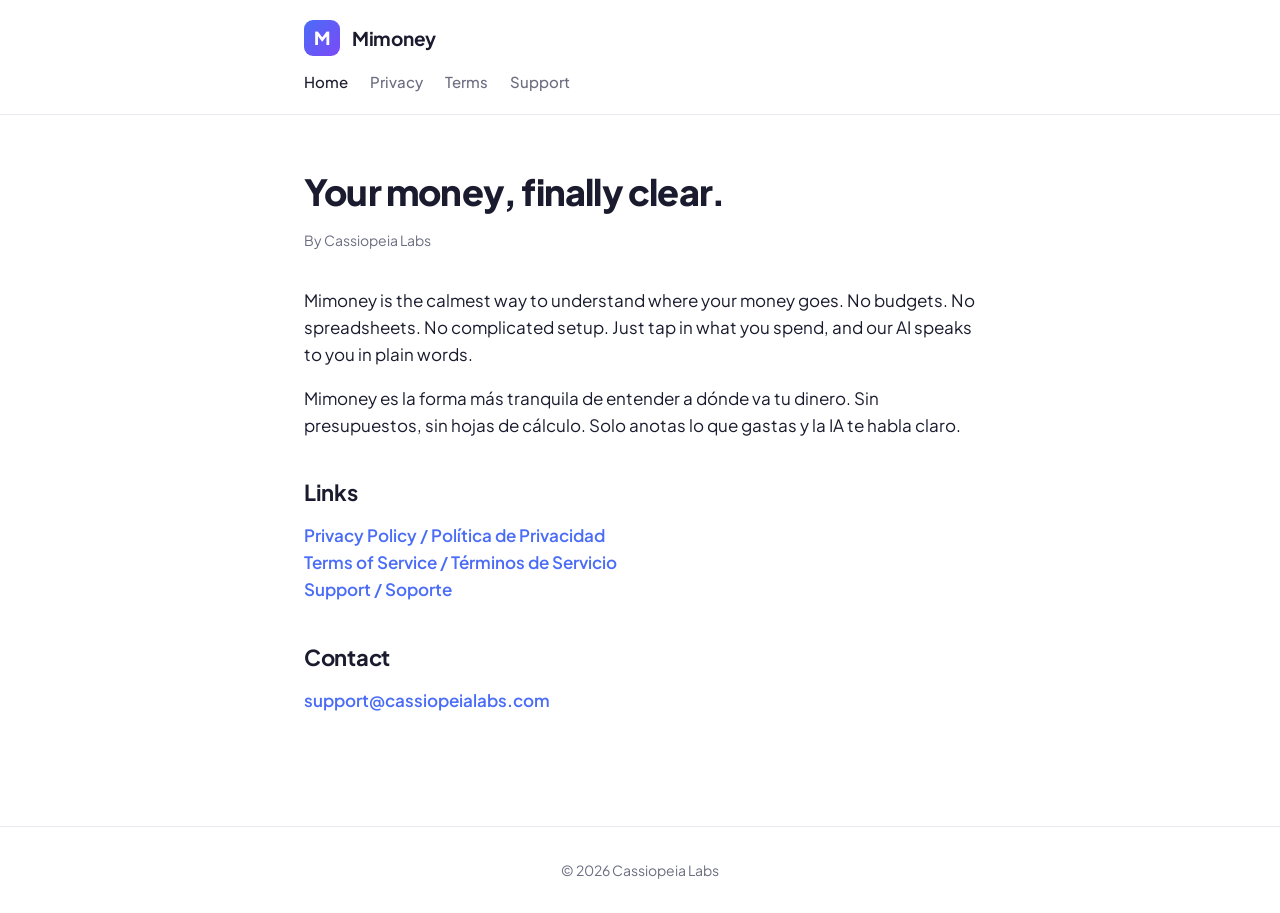
<file: index.html>
<!DOCTYPE html>
<html lang="en">
<head>
  <meta charset="UTF-8">
  <meta name="viewport" content="width=device-width, initial-scale=1.0">
  <title>Mimoney — AI Money Clarity</title>
  <meta name="description" content="Mimoney is the calmest way to understand where your money goes. AI-powered financial clarity, by Cassiopeia Labs.">
  <link rel="stylesheet" href="style.css">
</head>
<body>
  <header>
    <div class="container">
      <a href="index.html" class="brand">
        <div class="brand-logo">M</div>
        <div class="brand-name">Mimoney</div>
      </a>
      <nav>
        <a href="index.html" class="active">Home</a>
        <a href="privacy.html">Privacy</a>
        <a href="terms.html">Terms</a>
        <a href="support.html">Support</a>
      </nav>
    </div>
  </header>

  <main>
    <h1>Your money, finally clear.</h1>
    <p class="last-updated">By Cassiopeia Labs</p>

    <p>Mimoney is the calmest way to understand where your money goes. No budgets. No spreadsheets. No complicated setup. Just tap in what you spend, and our AI speaks to you in plain words.</p>

    <p>Mimoney es la forma más tranquila de entender a dónde va tu dinero. Sin presupuestos, sin hojas de cálculo. Solo anotas lo que gastas y la IA te habla claro.</p>

    <h2>Links</h2>
    <p>
      <a class="contact" href="privacy.html">Privacy Policy / Política de Privacidad</a><br>
      <a class="contact" href="terms.html">Terms of Service / Términos de Servicio</a><br>
      <a class="contact" href="support.html">Support / Soporte</a>
    </p>

    <h2>Contact</h2>
    <p>
      <a class="contact" href="mailto:support@cassiopeialabs.com">support@cassiopeialabs.com</a>
    </p>
  </main>

  <footer>
    &copy; 2026 Cassiopeia Labs
  </footer>
</body>
</html>
</file>
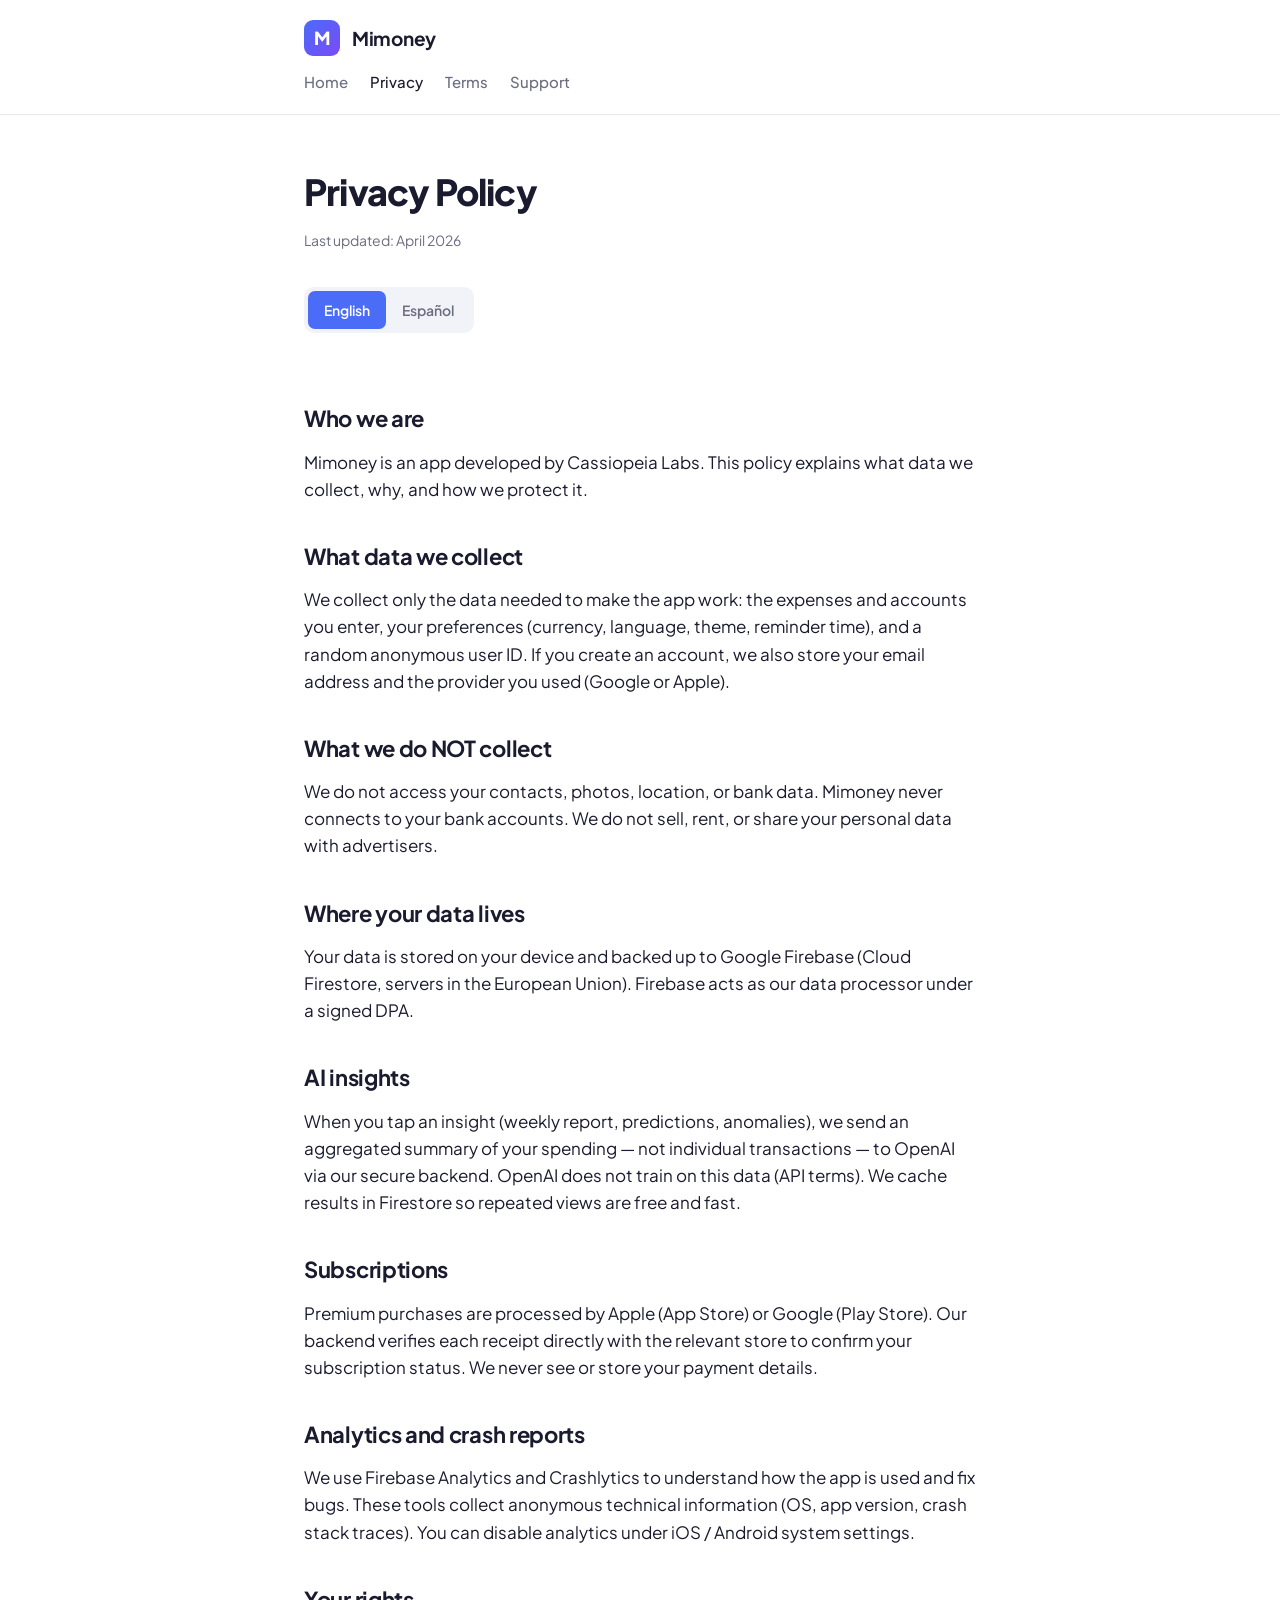
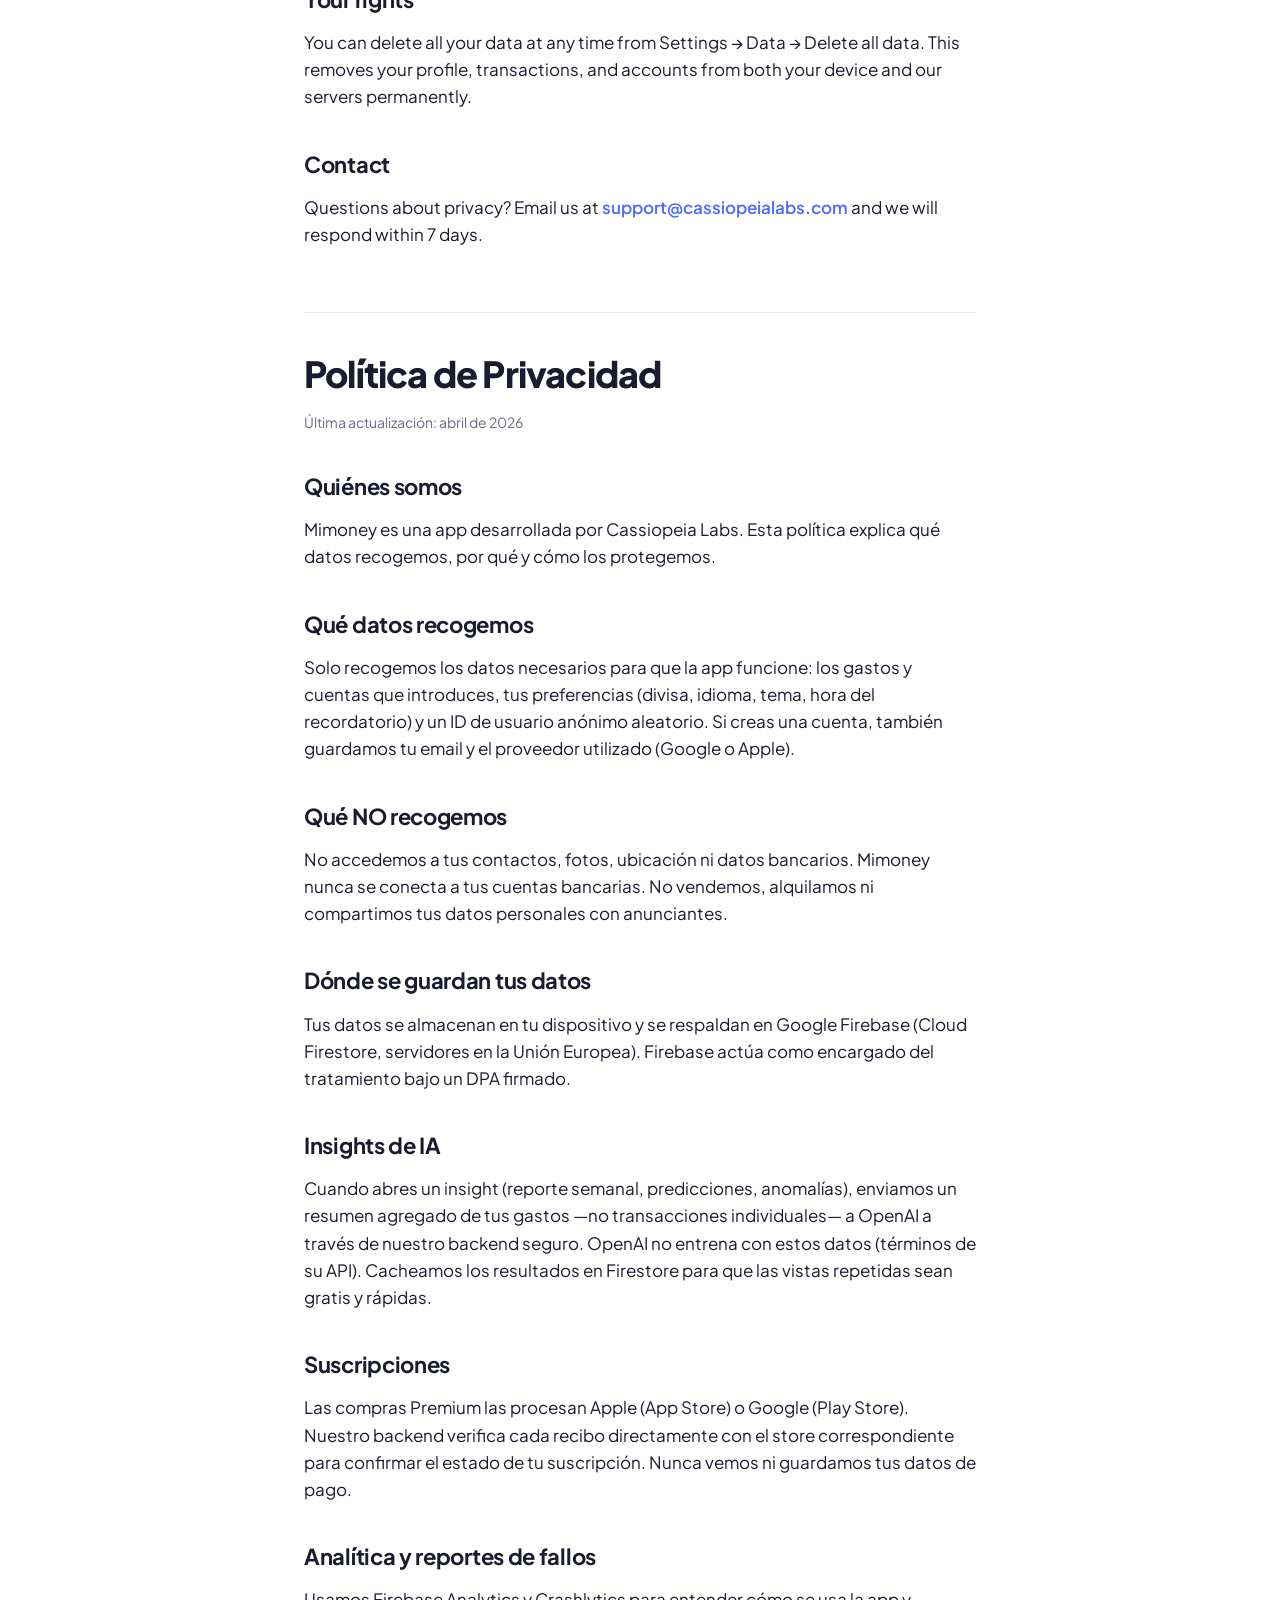
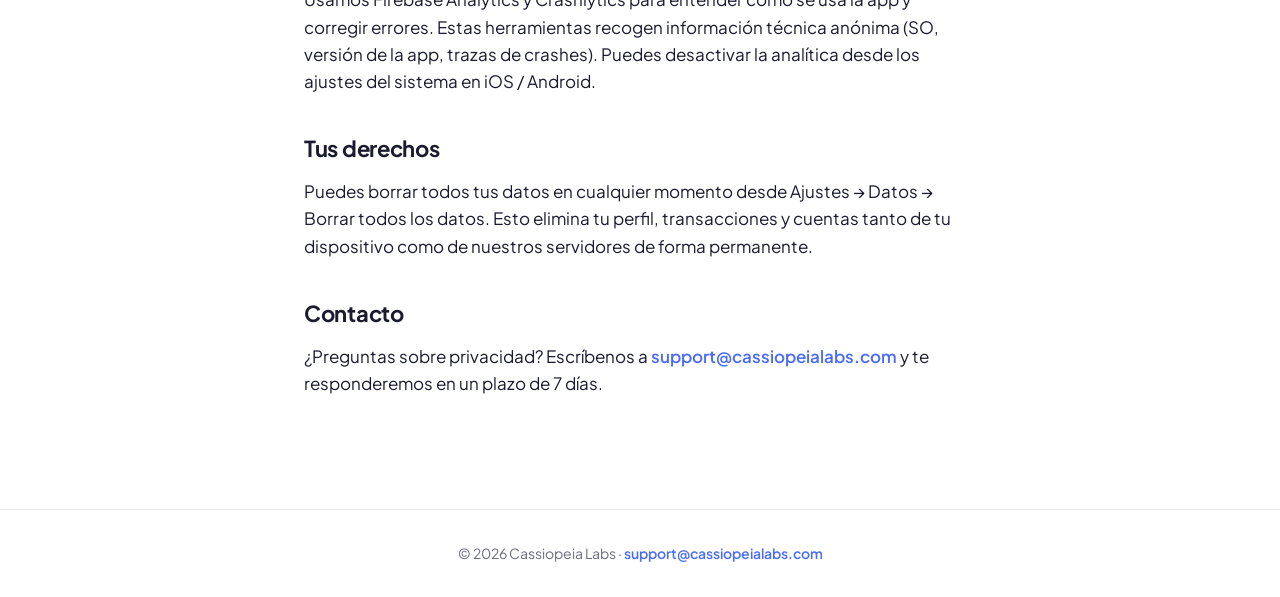
<file: privacy.html>
<!DOCTYPE html>
<html lang="en">
<head>
  <meta charset="UTF-8">
  <meta name="viewport" content="width=device-width, initial-scale=1.0">
  <title>Privacy Policy — Mimoney</title>
  <meta name="description" content="Mimoney privacy policy. What data we collect, why, and how we protect it.">
  <link rel="stylesheet" href="style.css">
</head>
<body>
  <header>
    <div class="container">
      <a href="index.html" class="brand">
        <div class="brand-logo">M</div>
        <div class="brand-name">Mimoney</div>
      </a>
      <nav>
        <a href="index.html">Home</a>
        <a href="privacy.html" class="active">Privacy</a>
        <a href="terms.html">Terms</a>
        <a href="support.html">Support</a>
      </nav>
    </div>
  </header>

  <main>
    <h1>Privacy Policy</h1>
    <p class="last-updated">Last updated: April 2026</p>

    <div class="lang-toggle">
      <a href="#en" class="active">English</a>
      <a href="#es">Español</a>
    </div>

    <section id="en">
      <h2>Who we are</h2>
      <p>Mimoney is an app developed by Cassiopeia Labs. This policy explains what data we collect, why, and how we protect it.</p>

      <h2>What data we collect</h2>
      <p>We collect only the data needed to make the app work: the expenses and accounts you enter, your preferences (currency, language, theme, reminder time), and a random anonymous user ID. If you create an account, we also store your email address and the provider you used (Google or Apple).</p>

      <h2>What we do NOT collect</h2>
      <p>We do not access your contacts, photos, location, or bank data. Mimoney never connects to your bank accounts. We do not sell, rent, or share your personal data with advertisers.</p>

      <h2>Where your data lives</h2>
      <p>Your data is stored on your device and backed up to Google Firebase (Cloud Firestore, servers in the European Union). Firebase acts as our data processor under a signed DPA.</p>

      <h2>AI insights</h2>
      <p>When you tap an insight (weekly report, predictions, anomalies), we send an aggregated summary of your spending — not individual transactions — to OpenAI via our secure backend. OpenAI does not train on this data (API terms). We cache results in Firestore so repeated views are free and fast.</p>

      <h2>Subscriptions</h2>
      <p>Premium purchases are processed by Apple (App Store) or Google (Play Store). Our backend verifies each receipt directly with the relevant store to confirm your subscription status. We never see or store your payment details.</p>

      <h2>Analytics and crash reports</h2>
      <p>We use Firebase Analytics and Crashlytics to understand how the app is used and fix bugs. These tools collect anonymous technical information (OS, app version, crash stack traces). You can disable analytics under iOS / Android system settings.</p>

      <h2>Your rights</h2>
      <p>You can delete all your data at any time from Settings &rarr; Data &rarr; Delete all data. This removes your profile, transactions, and accounts from both your device and our servers permanently.</p>

      <h2>Contact</h2>
      <p>Questions about privacy? Email us at <a class="contact" href="mailto:support@cassiopeialabs.com">support@cassiopeialabs.com</a> and we will respond within 7 days.</p>
    </section>

    <section id="es" style="margin-top:64px; padding-top:32px; border-top:1px solid #E8E9F0;">
      <h1>Política de Privacidad</h1>
      <p class="last-updated">Última actualización: abril de 2026</p>

      <h2>Quiénes somos</h2>
      <p>Mimoney es una app desarrollada por Cassiopeia Labs. Esta política explica qué datos recogemos, por qué y cómo los protegemos.</p>

      <h2>Qué datos recogemos</h2>
      <p>Solo recogemos los datos necesarios para que la app funcione: los gastos y cuentas que introduces, tus preferencias (divisa, idioma, tema, hora del recordatorio) y un ID de usuario anónimo aleatorio. Si creas una cuenta, también guardamos tu email y el proveedor utilizado (Google o Apple).</p>

      <h2>Qué NO recogemos</h2>
      <p>No accedemos a tus contactos, fotos, ubicación ni datos bancarios. Mimoney nunca se conecta a tus cuentas bancarias. No vendemos, alquilamos ni compartimos tus datos personales con anunciantes.</p>

      <h2>Dónde se guardan tus datos</h2>
      <p>Tus datos se almacenan en tu dispositivo y se respaldan en Google Firebase (Cloud Firestore, servidores en la Unión Europea). Firebase actúa como encargado del tratamiento bajo un DPA firmado.</p>

      <h2>Insights de IA</h2>
      <p>Cuando abres un insight (reporte semanal, predicciones, anomalías), enviamos un resumen agregado de tus gastos —no transacciones individuales— a OpenAI a través de nuestro backend seguro. OpenAI no entrena con estos datos (términos de su API). Cacheamos los resultados en Firestore para que las vistas repetidas sean gratis y rápidas.</p>

      <h2>Suscripciones</h2>
      <p>Las compras Premium las procesan Apple (App Store) o Google (Play Store). Nuestro backend verifica cada recibo directamente con el store correspondiente para confirmar el estado de tu suscripción. Nunca vemos ni guardamos tus datos de pago.</p>

      <h2>Analítica y reportes de fallos</h2>
      <p>Usamos Firebase Analytics y Crashlytics para entender cómo se usa la app y corregir errores. Estas herramientas recogen información técnica anónima (SO, versión de la app, trazas de crashes). Puedes desactivar la analítica desde los ajustes del sistema en iOS / Android.</p>

      <h2>Tus derechos</h2>
      <p>Puedes borrar todos tus datos en cualquier momento desde Ajustes &rarr; Datos &rarr; Borrar todos los datos. Esto elimina tu perfil, transacciones y cuentas tanto de tu dispositivo como de nuestros servidores de forma permanente.</p>

      <h2>Contacto</h2>
      <p>¿Preguntas sobre privacidad? Escríbenos a <a class="contact" href="mailto:support@cassiopeialabs.com">support@cassiopeialabs.com</a> y te responderemos en un plazo de 7 días.</p>
    </section>
  </main>

  <footer>
    &copy; 2026 Cassiopeia Labs &middot; <a class="contact" href="mailto:support@cassiopeialabs.com">support@cassiopeialabs.com</a>
  </footer>
</body>
</html>
</file>
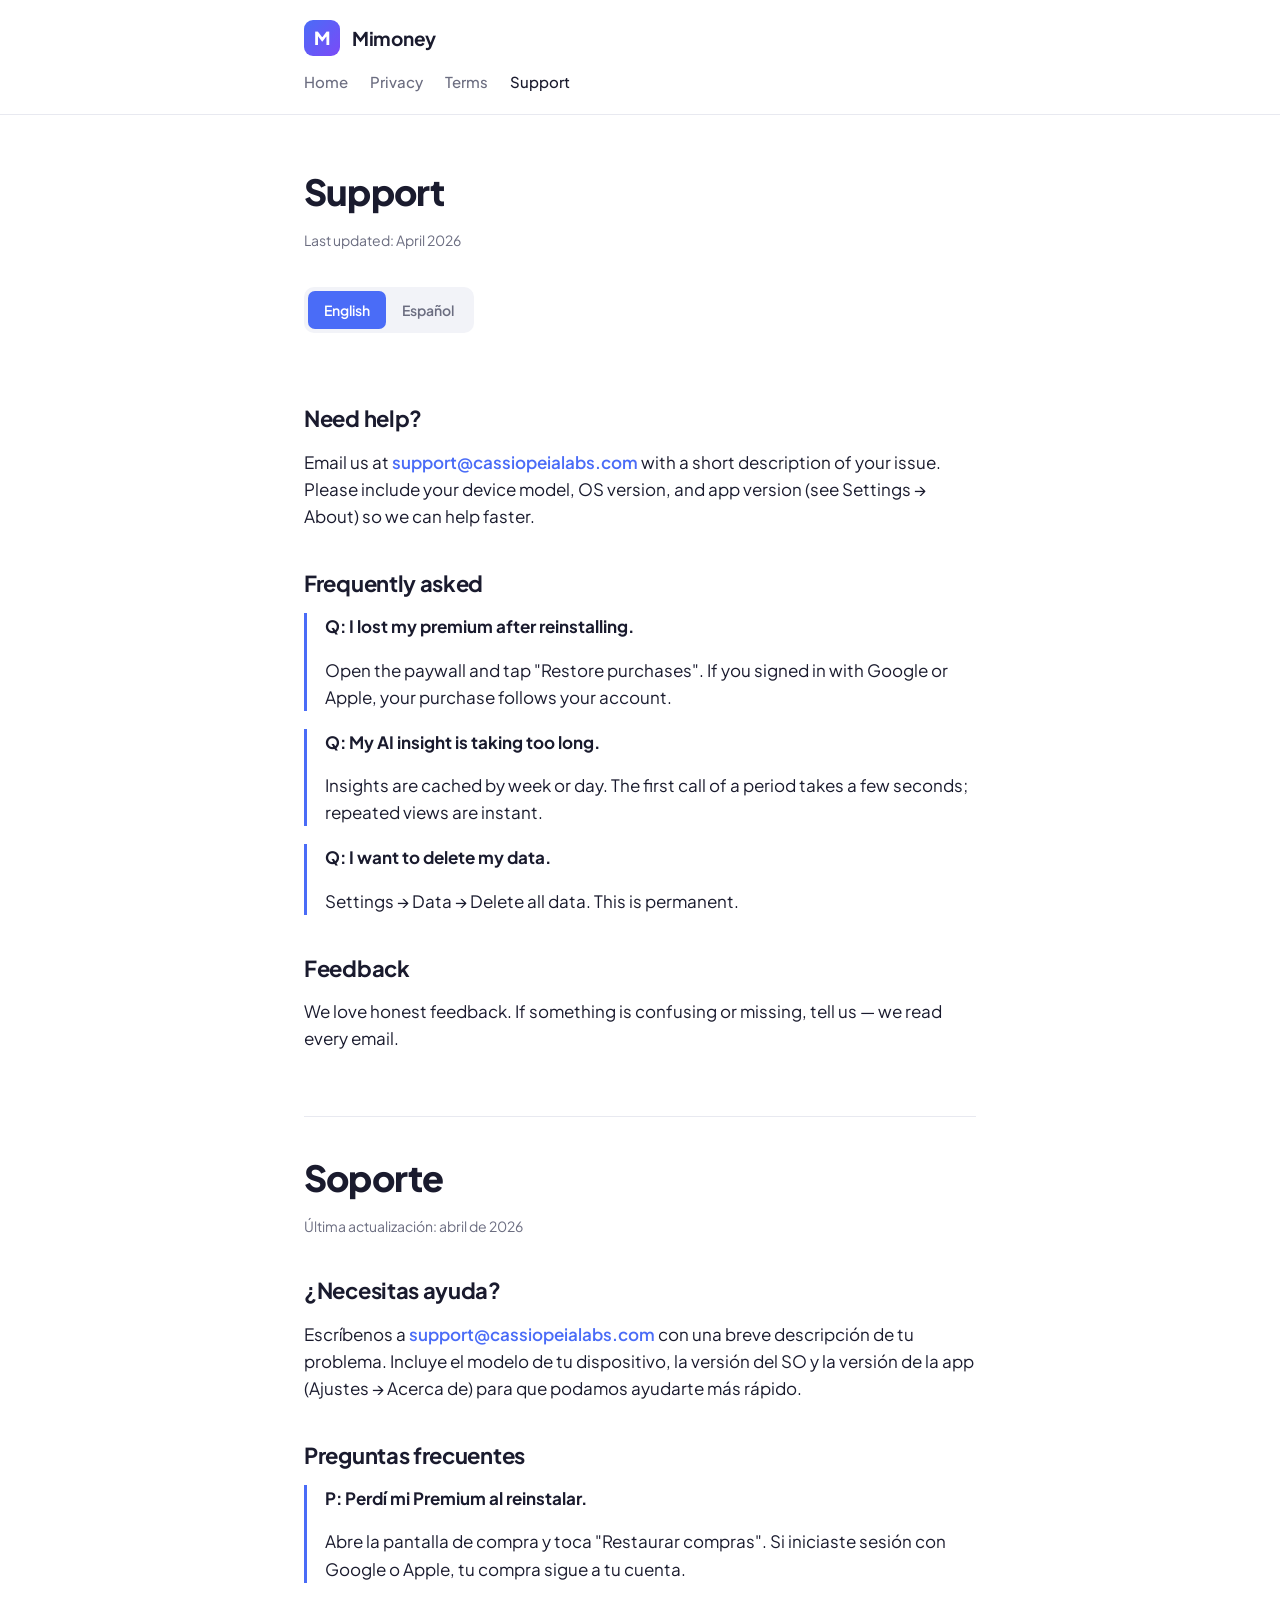
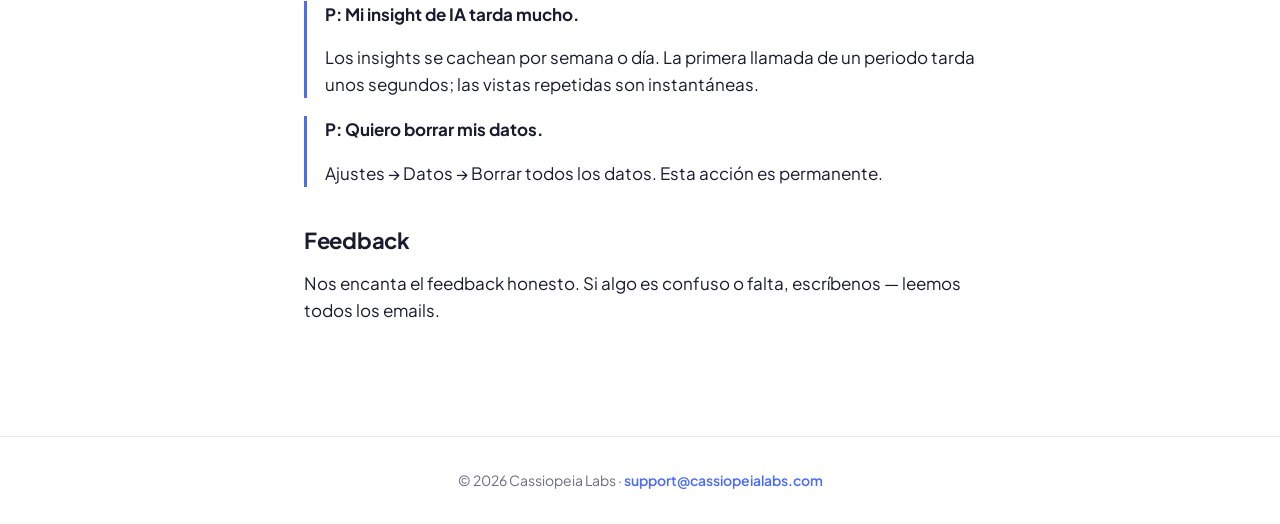
<file: support.html>
<!DOCTYPE html>
<html lang="en">
<head>
  <meta charset="UTF-8">
  <meta name="viewport" content="width=device-width, initial-scale=1.0">
  <title>Support — Mimoney</title>
  <meta name="description" content="Get help with Mimoney. FAQs and contact.">
  <link rel="stylesheet" href="style.css">
</head>
<body>
  <header>
    <div class="container">
      <a href="index.html" class="brand">
        <div class="brand-logo">M</div>
        <div class="brand-name">Mimoney</div>
      </a>
      <nav>
        <a href="index.html">Home</a>
        <a href="privacy.html">Privacy</a>
        <a href="terms.html">Terms</a>
        <a href="support.html" class="active">Support</a>
      </nav>
    </div>
  </header>

  <main>
    <h1>Support</h1>
    <p class="last-updated">Last updated: April 2026</p>

    <div class="lang-toggle">
      <a href="#en" class="active">English</a>
      <a href="#es">Español</a>
    </div>

    <section id="en">
      <h2>Need help?</h2>
      <p>Email us at <a class="contact" href="mailto:support@cassiopeialabs.com">support@cassiopeialabs.com</a> with a short description of your issue. Please include your device model, OS version, and app version (see Settings &rarr; About) so we can help faster.</p>

      <h2>Frequently asked</h2>

      <div class="faq-item">
        <p><strong>Q: I lost my premium after reinstalling.</strong></p>
        <p>Open the paywall and tap "Restore purchases". If you signed in with Google or Apple, your purchase follows your account.</p>
      </div>

      <div class="faq-item">
        <p><strong>Q: My AI insight is taking too long.</strong></p>
        <p>Insights are cached by week or day. The first call of a period takes a few seconds; repeated views are instant.</p>
      </div>

      <div class="faq-item">
        <p><strong>Q: I want to delete my data.</strong></p>
        <p>Settings &rarr; Data &rarr; Delete all data. This is permanent.</p>
      </div>

      <h2>Feedback</h2>
      <p>We love honest feedback. If something is confusing or missing, tell us — we read every email.</p>
    </section>

    <section id="es" style="margin-top:64px; padding-top:32px; border-top:1px solid #E8E9F0;">
      <h1>Soporte</h1>
      <p class="last-updated">Última actualización: abril de 2026</p>

      <h2>¿Necesitas ayuda?</h2>
      <p>Escríbenos a <a class="contact" href="mailto:support@cassiopeialabs.com">support@cassiopeialabs.com</a> con una breve descripción de tu problema. Incluye el modelo de tu dispositivo, la versión del SO y la versión de la app (Ajustes &rarr; Acerca de) para que podamos ayudarte más rápido.</p>

      <h2>Preguntas frecuentes</h2>

      <div class="faq-item">
        <p><strong>P: Perdí mi Premium al reinstalar.</strong></p>
        <p>Abre la pantalla de compra y toca "Restaurar compras". Si iniciaste sesión con Google o Apple, tu compra sigue a tu cuenta.</p>
      </div>

      <div class="faq-item">
        <p><strong>P: Mi insight de IA tarda mucho.</strong></p>
        <p>Los insights se cachean por semana o día. La primera llamada de un periodo tarda unos segundos; las vistas repetidas son instantáneas.</p>
      </div>

      <div class="faq-item">
        <p><strong>P: Quiero borrar mis datos.</strong></p>
        <p>Ajustes &rarr; Datos &rarr; Borrar todos los datos. Esta acción es permanente.</p>
      </div>

      <h2>Feedback</h2>
      <p>Nos encanta el feedback honesto. Si algo es confuso o falta, escríbenos — leemos todos los emails.</p>
    </section>
  </main>

  <footer>
    &copy; 2026 Cassiopeia Labs &middot; <a class="contact" href="mailto:support@cassiopeialabs.com">support@cassiopeialabs.com</a>
  </footer>
</body>
</html>
</file>
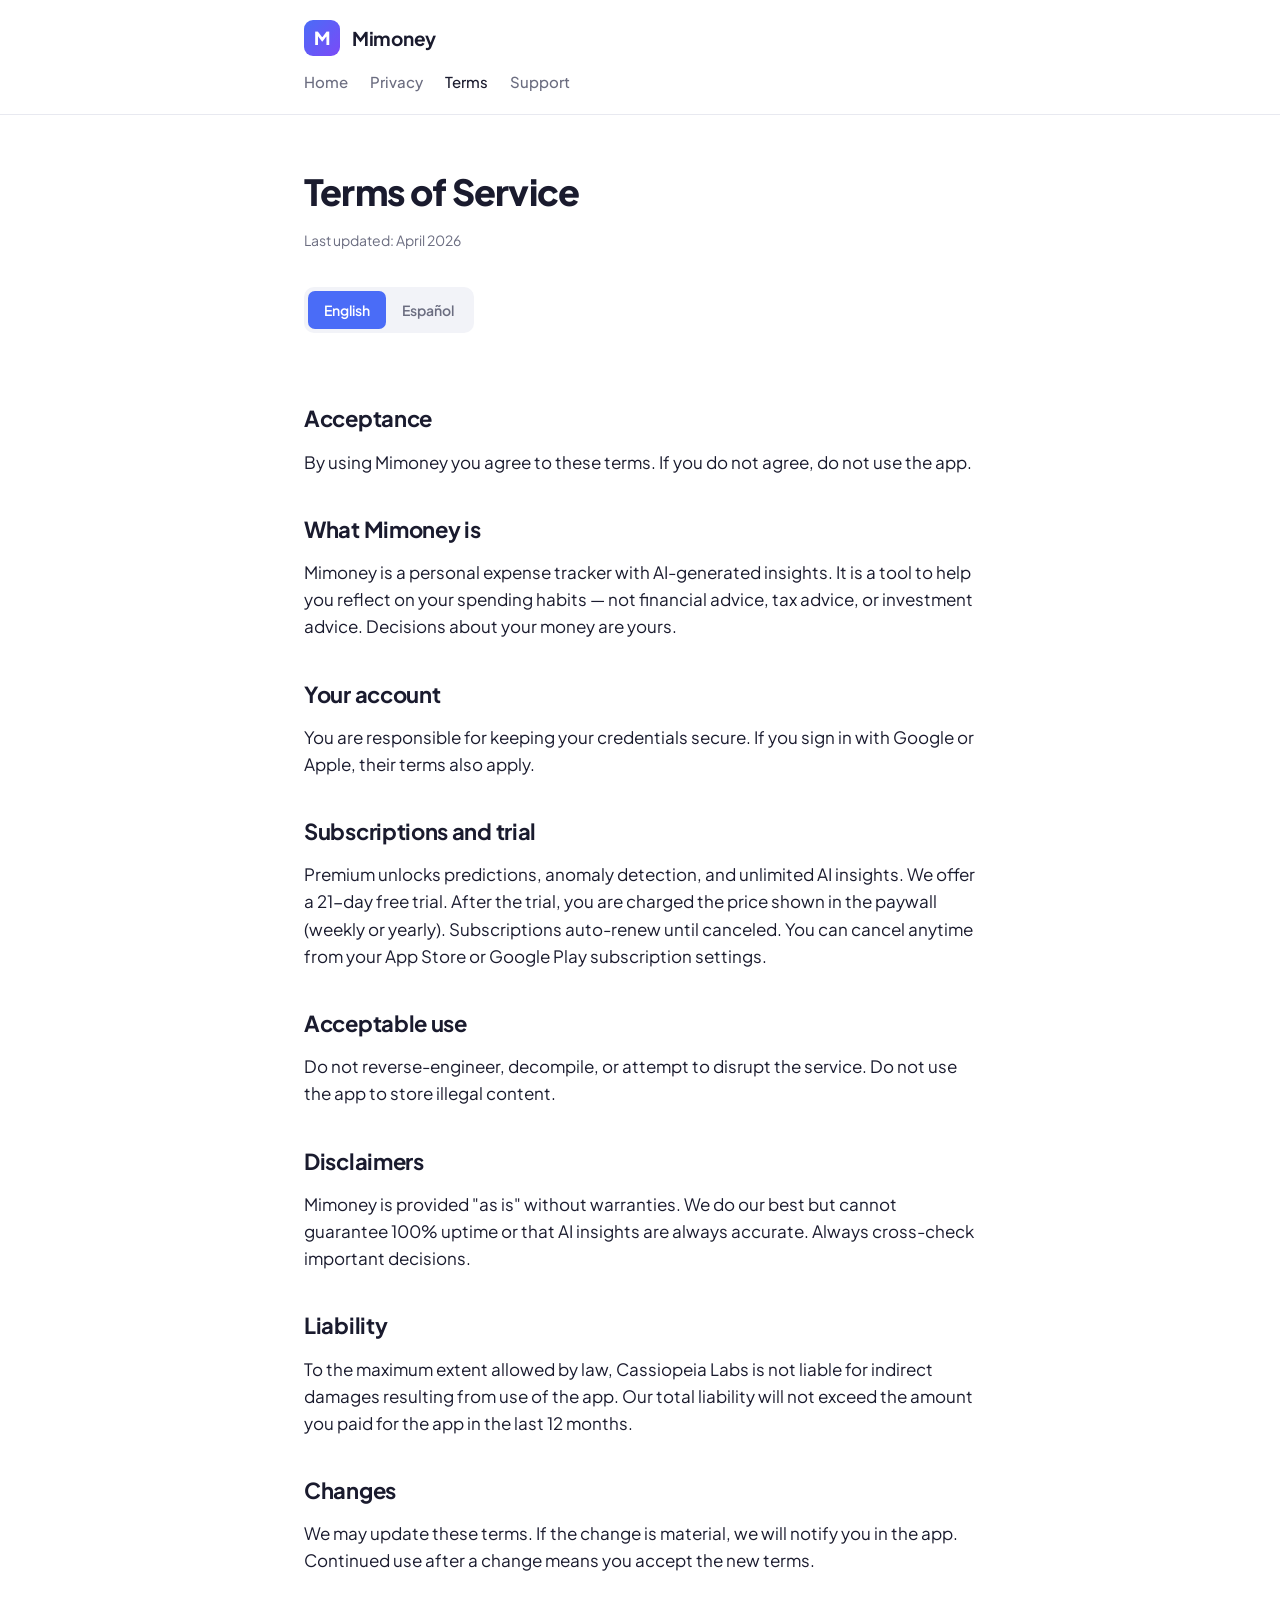
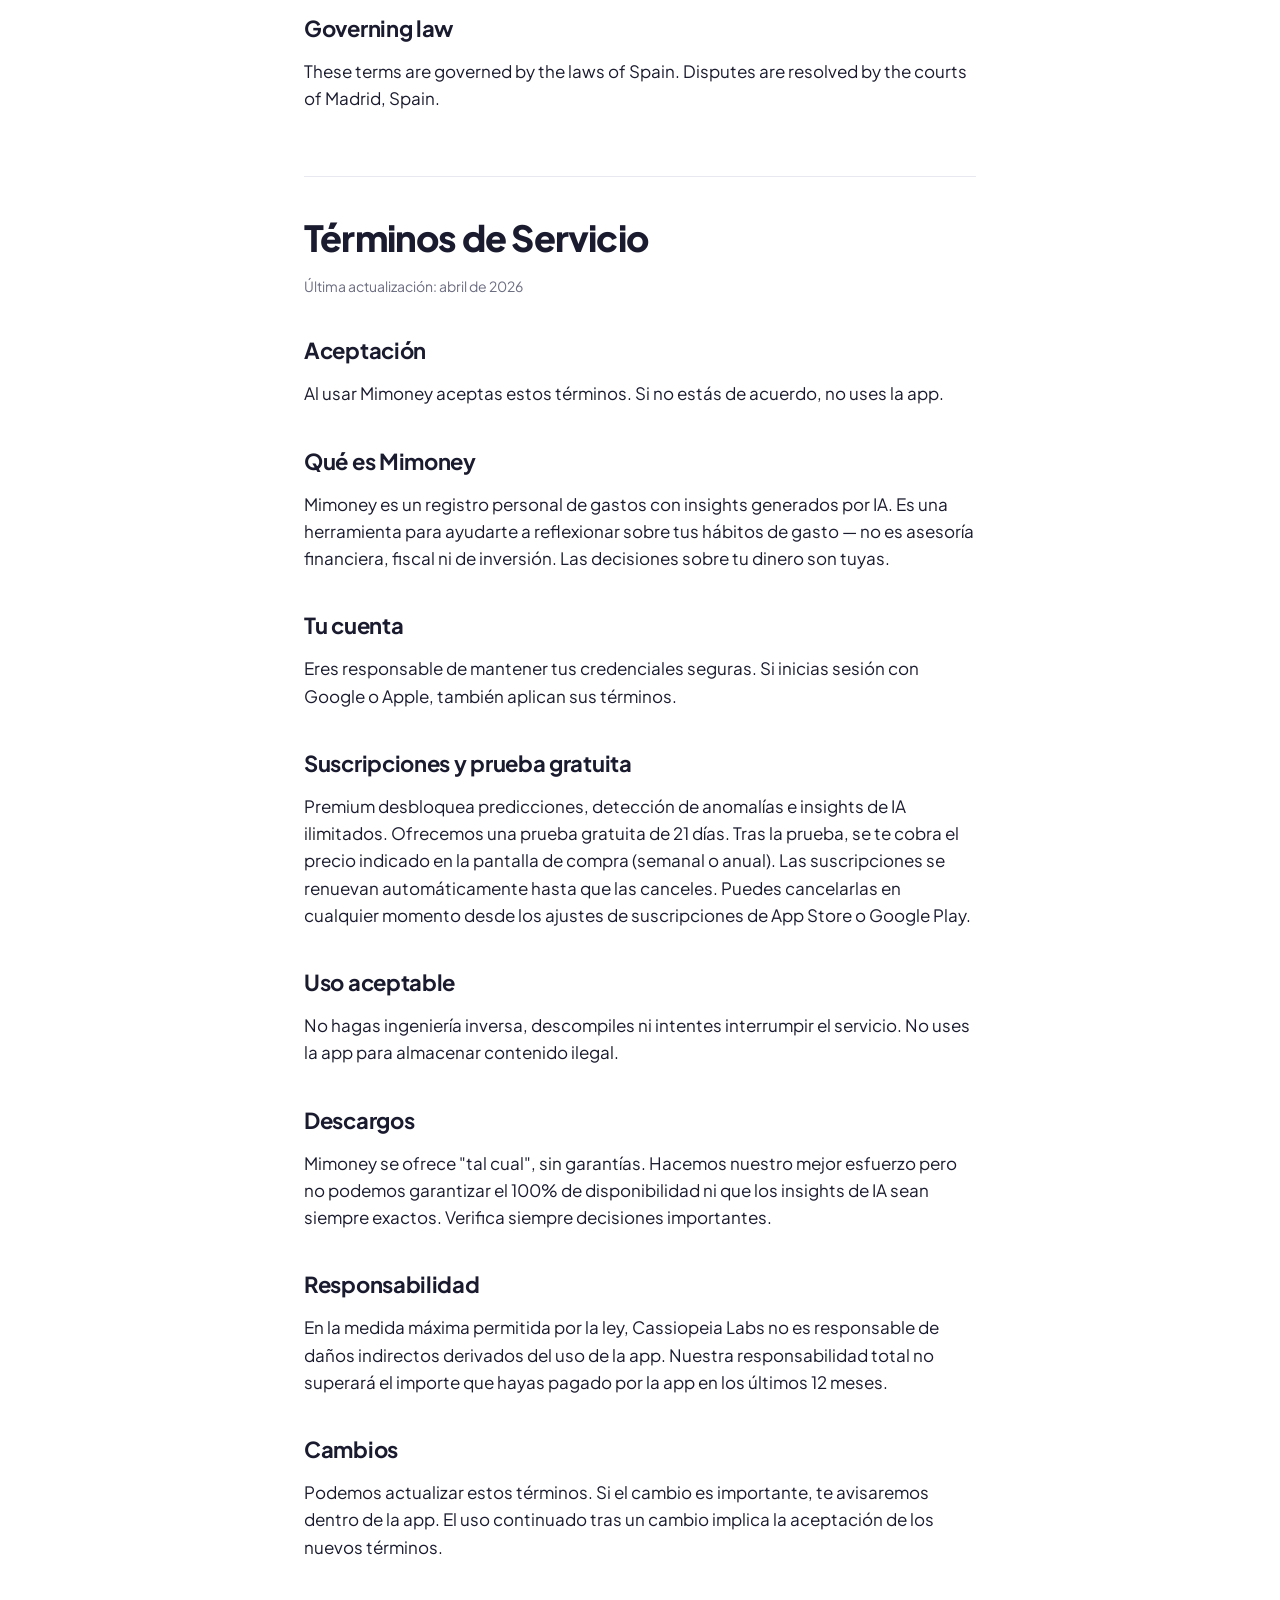
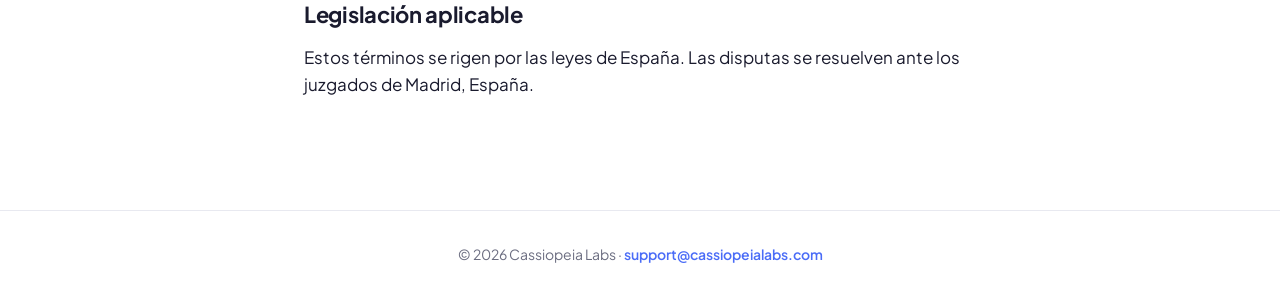
<file: terms.html>
<!DOCTYPE html>
<html lang="en">
<head>
  <meta charset="UTF-8">
  <meta name="viewport" content="width=device-width, initial-scale=1.0">
  <title>Terms of Service — Mimoney</title>
  <meta name="description" content="Mimoney terms of service.">
  <link rel="stylesheet" href="style.css">
</head>
<body>
  <header>
    <div class="container">
      <a href="index.html" class="brand">
        <div class="brand-logo">M</div>
        <div class="brand-name">Mimoney</div>
      </a>
      <nav>
        <a href="index.html">Home</a>
        <a href="privacy.html">Privacy</a>
        <a href="terms.html" class="active">Terms</a>
        <a href="support.html">Support</a>
      </nav>
    </div>
  </header>

  <main>
    <h1>Terms of Service</h1>
    <p class="last-updated">Last updated: April 2026</p>

    <div class="lang-toggle">
      <a href="#en" class="active">English</a>
      <a href="#es">Español</a>
    </div>

    <section id="en">
      <h2>Acceptance</h2>
      <p>By using Mimoney you agree to these terms. If you do not agree, do not use the app.</p>

      <h2>What Mimoney is</h2>
      <p>Mimoney is a personal expense tracker with AI-generated insights. It is a tool to help you reflect on your spending habits — not financial advice, tax advice, or investment advice. Decisions about your money are yours.</p>

      <h2>Your account</h2>
      <p>You are responsible for keeping your credentials secure. If you sign in with Google or Apple, their terms also apply.</p>

      <h2>Subscriptions and trial</h2>
      <p>Premium unlocks predictions, anomaly detection, and unlimited AI insights. We offer a 21-day free trial. After the trial, you are charged the price shown in the paywall (weekly or yearly). Subscriptions auto-renew until canceled. You can cancel anytime from your App Store or Google Play subscription settings.</p>

      <h2>Acceptable use</h2>
      <p>Do not reverse-engineer, decompile, or attempt to disrupt the service. Do not use the app to store illegal content.</p>

      <h2>Disclaimers</h2>
      <p>Mimoney is provided "as is" without warranties. We do our best but cannot guarantee 100% uptime or that AI insights are always accurate. Always cross-check important decisions.</p>

      <h2>Liability</h2>
      <p>To the maximum extent allowed by law, Cassiopeia Labs is not liable for indirect damages resulting from use of the app. Our total liability will not exceed the amount you paid for the app in the last 12 months.</p>

      <h2>Changes</h2>
      <p>We may update these terms. If the change is material, we will notify you in the app. Continued use after a change means you accept the new terms.</p>

      <h2>Governing law</h2>
      <p>These terms are governed by the laws of Spain. Disputes are resolved by the courts of Madrid, Spain.</p>
    </section>

    <section id="es" style="margin-top:64px; padding-top:32px; border-top:1px solid #E8E9F0;">
      <h1>Términos de Servicio</h1>
      <p class="last-updated">Última actualización: abril de 2026</p>

      <h2>Aceptación</h2>
      <p>Al usar Mimoney aceptas estos términos. Si no estás de acuerdo, no uses la app.</p>

      <h2>Qué es Mimoney</h2>
      <p>Mimoney es un registro personal de gastos con insights generados por IA. Es una herramienta para ayudarte a reflexionar sobre tus hábitos de gasto — no es asesoría financiera, fiscal ni de inversión. Las decisiones sobre tu dinero son tuyas.</p>

      <h2>Tu cuenta</h2>
      <p>Eres responsable de mantener tus credenciales seguras. Si inicias sesión con Google o Apple, también aplican sus términos.</p>

      <h2>Suscripciones y prueba gratuita</h2>
      <p>Premium desbloquea predicciones, detección de anomalías e insights de IA ilimitados. Ofrecemos una prueba gratuita de 21 días. Tras la prueba, se te cobra el precio indicado en la pantalla de compra (semanal o anual). Las suscripciones se renuevan automáticamente hasta que las canceles. Puedes cancelarlas en cualquier momento desde los ajustes de suscripciones de App Store o Google Play.</p>

      <h2>Uso aceptable</h2>
      <p>No hagas ingeniería inversa, descompiles ni intentes interrumpir el servicio. No uses la app para almacenar contenido ilegal.</p>

      <h2>Descargos</h2>
      <p>Mimoney se ofrece "tal cual", sin garantías. Hacemos nuestro mejor esfuerzo pero no podemos garantizar el 100% de disponibilidad ni que los insights de IA sean siempre exactos. Verifica siempre decisiones importantes.</p>

      <h2>Responsabilidad</h2>
      <p>En la medida máxima permitida por la ley, Cassiopeia Labs no es responsable de daños indirectos derivados del uso de la app. Nuestra responsabilidad total no superará el importe que hayas pagado por la app en los últimos 12 meses.</p>

      <h2>Cambios</h2>
      <p>Podemos actualizar estos términos. Si el cambio es importante, te avisaremos dentro de la app. El uso continuado tras un cambio implica la aceptación de los nuevos términos.</p>

      <h2>Legislación aplicable</h2>
      <p>Estos términos se rigen por las leyes de España. Las disputas se resuelven ante los juzgados de Madrid, España.</p>
    </section>
  </main>

  <footer>
    &copy; 2026 Cassiopeia Labs &middot; <a class="contact" href="mailto:support@cassiopeialabs.com">support@cassiopeialabs.com</a>
  </footer>
</body>
</html>
</file>
<file: style.css>
@import url('https://fonts.googleapis.com/css2?family=Plus+Jakarta+Sans:wght@400;500;600;700;800&display=swap');

* { box-sizing: border-box; margin: 0; padding: 0; }

html { scroll-behavior: smooth; }

body {
  font-family: 'Plus Jakarta Sans', -apple-system, BlinkMacSystemFont, system-ui, sans-serif;
  color: #1A1B2E;
  background: #FFFFFF;
  line-height: 1.6;
  font-size: 17px;
  -webkit-font-smoothing: antialiased;
}

@media (prefers-color-scheme: dark) {
  body { color: #E8E9F3; background: #14151F; }
  header { background: #1A1B2E; border-bottom-color: #2A2B3E; }
  nav a { color: #B8B9C7; }
  nav a:hover, nav a.active { color: #FFFFFF; }
  h1, h2 { color: #FFFFFF; }
  .lang-toggle { background: #2A2B3E; }
  .lang-toggle a { color: #B8B9C7; }
  .lang-toggle a.active { background: #4A6CF7; color: #FFFFFF; }
  footer { color: #6B6D80; border-top-color: #2A2B3E; }
}

header {
  background: #FFFFFF;
  border-bottom: 1px solid #E8E9F0;
  padding: 20px 0;
  position: sticky;
  top: 0;
  z-index: 10;
}

.container {
  max-width: 720px;
  margin: 0 auto;
  padding: 0 24px;
}

.brand {
  display: flex;
  align-items: center;
  gap: 12px;
  text-decoration: none;
  color: inherit;
}

.brand-logo {
  width: 36px;
  height: 36px;
  background: linear-gradient(135deg, #4A6CF7, #7B4AF7);
  border-radius: 9px;
  display: flex;
  align-items: center;
  justify-content: center;
  color: #FFFFFF;
  font-weight: 800;
  font-size: 18px;
}

.brand-name {
  font-weight: 700;
  font-size: 19px;
  letter-spacing: -0.3px;
}

nav {
  display: flex;
  gap: 22px;
  margin-top: 14px;
  font-size: 15px;
}

nav a {
  text-decoration: none;
  color: #6B6D80;
  font-weight: 500;
  transition: color 0.15s;
}

nav a:hover, nav a.active {
  color: #1A1B2E;
}

main {
  max-width: 720px;
  margin: 0 auto;
  padding: 48px 24px 96px;
}

h1 {
  font-size: 36px;
  font-weight: 800;
  letter-spacing: -0.8px;
  margin-bottom: 8px;
  color: #1A1B2E;
}

.last-updated {
  color: #6B6D80;
  font-size: 14px;
  margin-bottom: 36px;
}

.lang-toggle {
  display: inline-flex;
  background: #F2F3F8;
  border-radius: 10px;
  padding: 4px;
  margin-bottom: 32px;
  font-size: 14px;
  font-weight: 600;
}

.lang-toggle a {
  padding: 8px 16px;
  border-radius: 7px;
  text-decoration: none;
  color: #6B6D80;
  transition: all 0.15s;
}

.lang-toggle a.active {
  background: #4A6CF7;
  color: #FFFFFF;
}

h2 {
  font-size: 22px;
  font-weight: 700;
  letter-spacing: -0.3px;
  margin: 36px 0 12px;
  color: #1A1B2E;
}

p {
  margin-bottom: 16px;
  color: inherit;
}

a.contact {
  color: #4A6CF7;
  font-weight: 600;
  text-decoration: none;
}

a.contact:hover { text-decoration: underline; }

.faq-item {
  margin-bottom: 18px;
  padding-left: 18px;
  border-left: 3px solid #4A6CF7;
}

footer {
  border-top: 1px solid #E8E9F0;
  padding: 32px 24px;
  text-align: center;
  color: #6B6D80;
  font-size: 14px;
}
</file>
